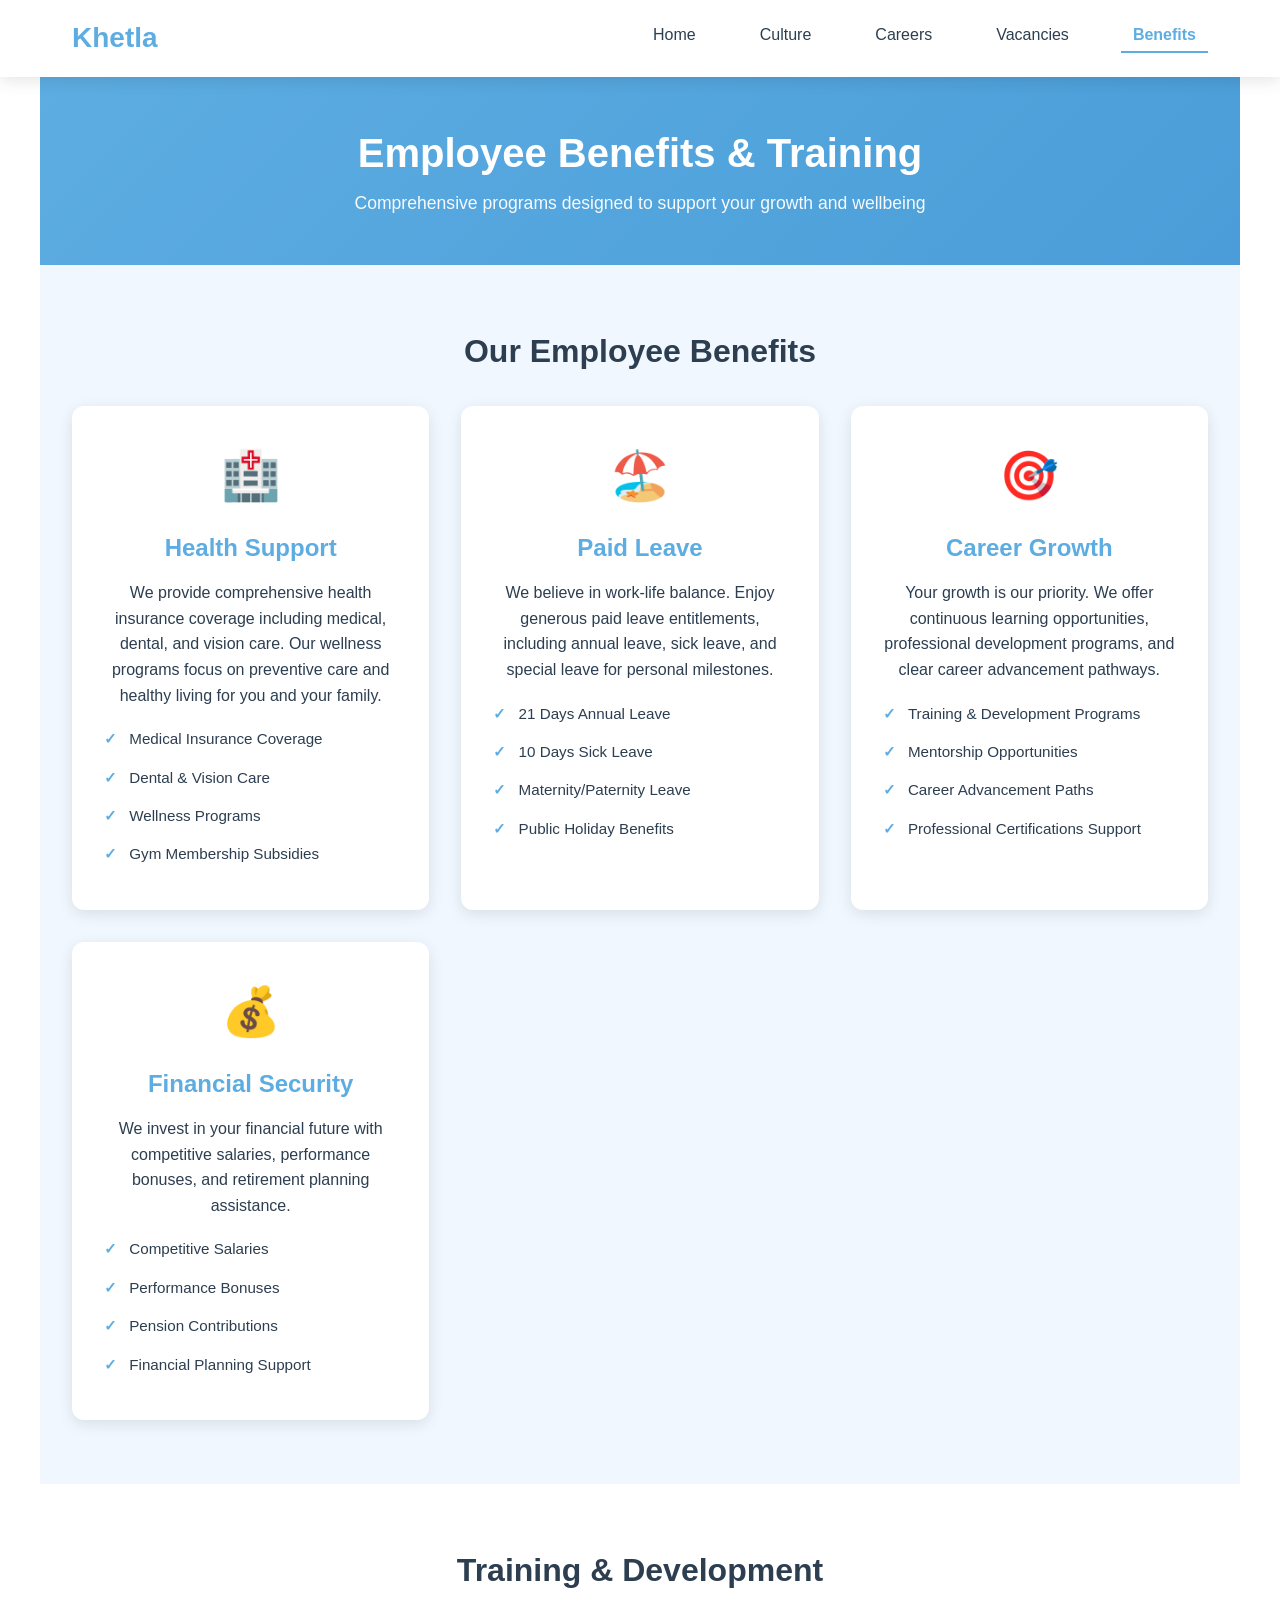
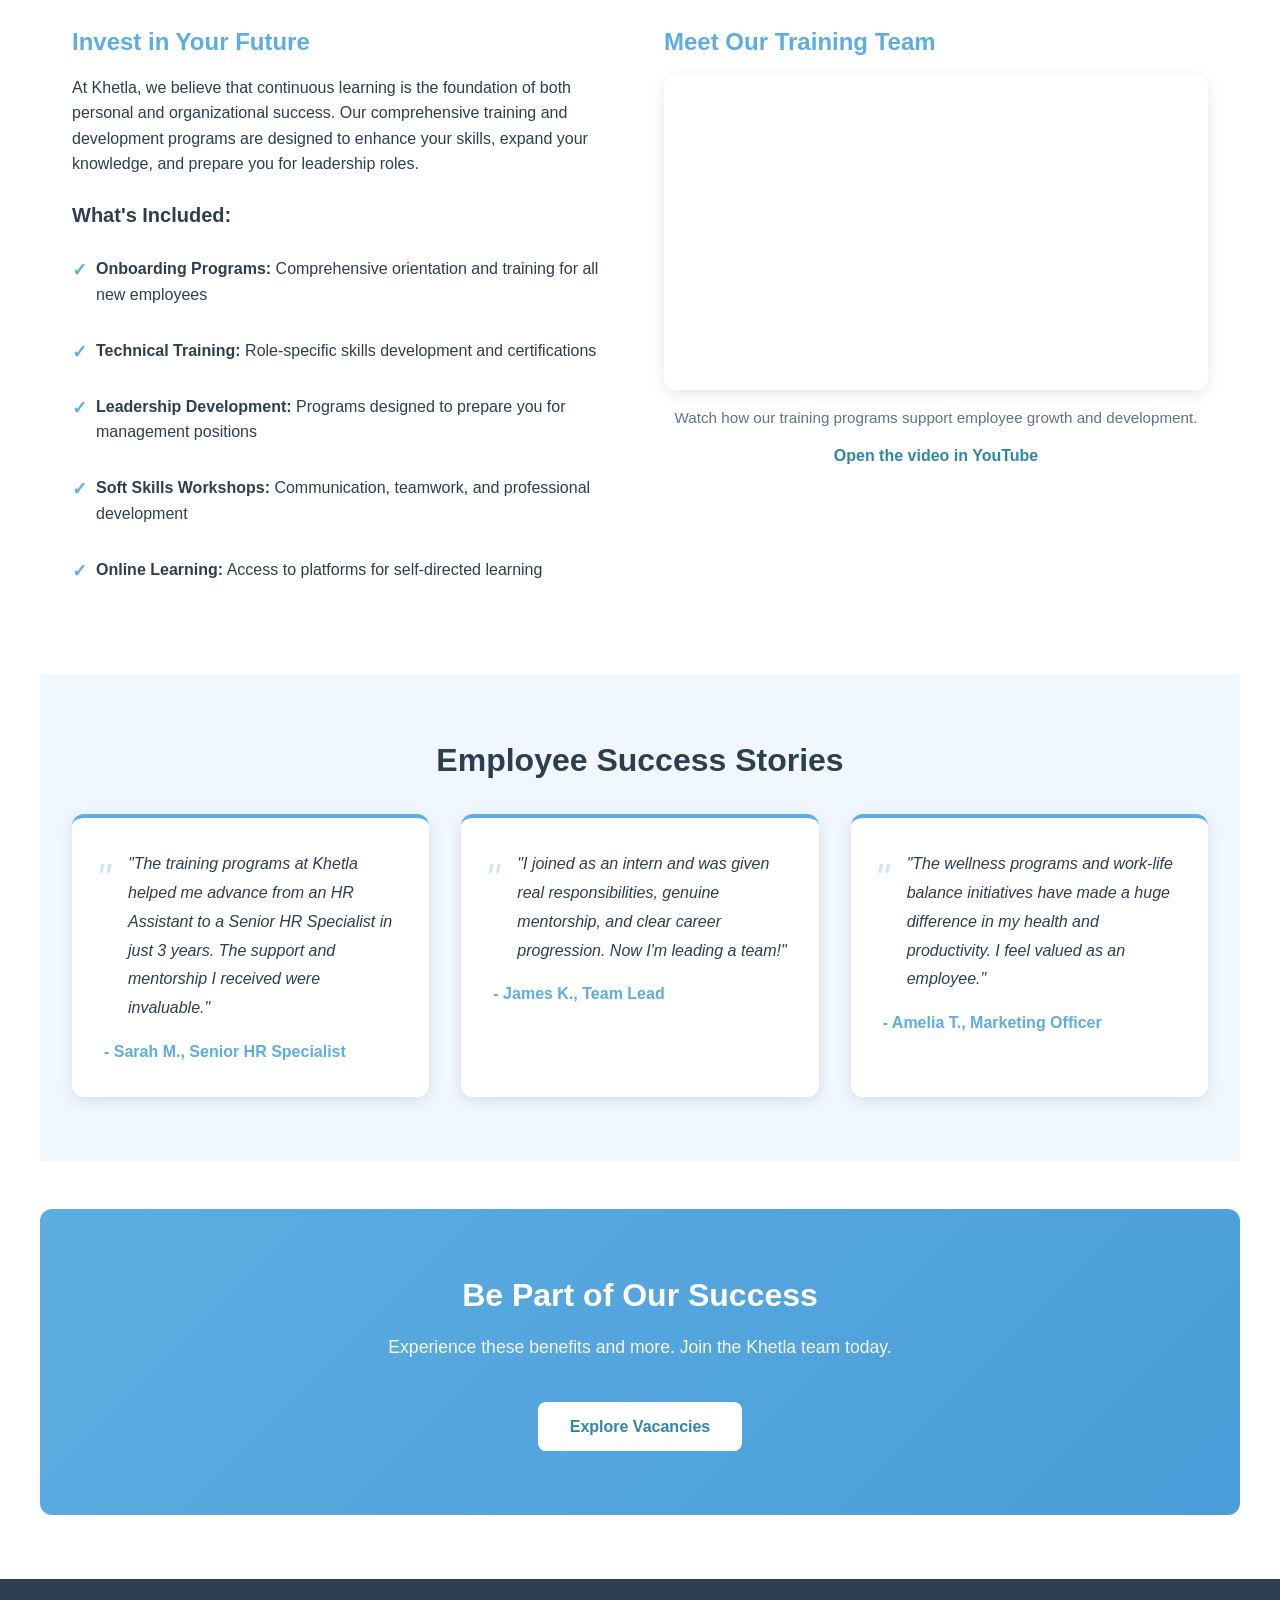
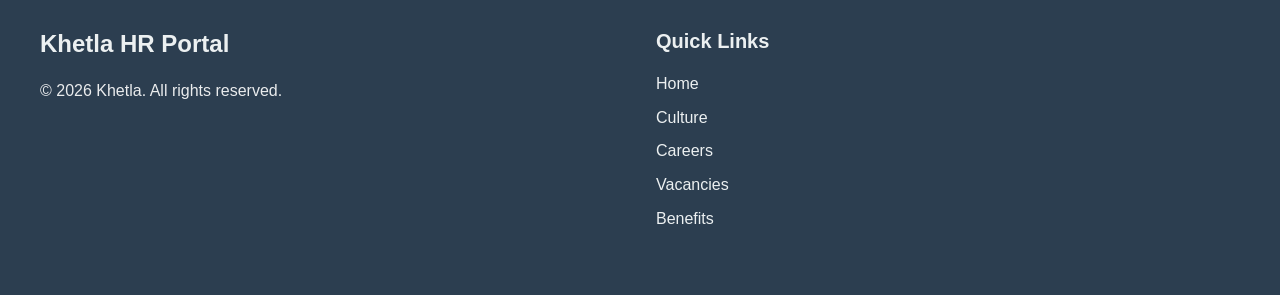
<file: benefits.html>
<!DOCTYPE html>
<html lang="en">
<head>
    <meta charset="UTF-8">
    <meta name="viewport" content="width=device-width, initial-scale=1.0">
    <title>Employee Benefits - Khetla HR Portal</title>
    <link rel="stylesheet" href="styles.css">
</head>
<body>
    <!-- Navigation Bar -->
    <header>
        <nav class="navbar">
            <div class="nav-container">
                <!-- Logo -->
                <div class="logo">
                    <a href="index.html">Khetla</a>
                </div>
                <!-- Navigation Links -->
                <ul class="nav-links">
                    <li><a href="index.html">Home</a></li>
                    <li><a href="culture.html">Culture</a></li>
                    <li><a href="careers.html">Careers</a></li>
                    <li><a href="vacancies.html">Vacancies</a></li>
                    <li><a href="benefits.html" class="active">Benefits</a></li>
                </ul>
            </div>
        </nav>
    </header>

    <!-- Main Content -->
    <main>
        <!-- Page Hero -->
        <section class="page-hero">
            <h1>Employee Benefits & Training</h1>
            <p>Comprehensive programs designed to support your growth and wellbeing</p>
        </section>

        <!-- Employee Benefits Section -->
        <section class="benefits-section">
            <h2>Our Employee Benefits</h2>
            <div class="benefits-grid">
                <!-- Health Support -->
                <div class="benefit-card">
                    <div class="benefit-icon">🏥</div>
                    <h3>Health Support</h3>
                    <p>We provide comprehensive health insurance coverage including medical, dental, and vision care. Our wellness programs focus on preventive care and healthy living for you and your family.</p>
                    <ul class="benefit-details">
                        <li>Medical Insurance Coverage</li>
                        <li>Dental & Vision Care</li>
                        <li>Wellness Programs</li>
                        <li>Gym Membership Subsidies</li>
                    </ul>
                </div>

                <!-- Paid Leave -->
                <div class="benefit-card">
                    <div class="benefit-icon">🏖️</div>
                    <h3>Paid Leave</h3>
                    <p>We believe in work-life balance. Enjoy generous paid leave entitlements, including annual leave, sick leave, and special leave for personal milestones.</p>
                    <ul class="benefit-details">
                        <li>21 Days Annual Leave</li>
                        <li>10 Days Sick Leave</li>
                        <li>Maternity/Paternity Leave</li>
                        <li>Public Holiday Benefits</li>
                    </ul>
                </div>

                <!-- Career Growth -->
                <div class="benefit-card">
                    <div class="benefit-icon">🎯</div>
                    <h3>Career Growth</h3>
                    <p>Your growth is our priority. We offer continuous learning opportunities, professional development programs, and clear career advancement pathways.</p>
                    <ul class="benefit-details">
                        <li>Training & Development Programs</li>
                        <li>Mentorship Opportunities</li>
                        <li>Career Advancement Paths</li>
                        <li>Professional Certifications Support</li>
                    </ul>
                </div>

                <!-- Additional Benefits -->
                <div class="benefit-card">
                    <div class="benefit-icon">💰</div>
                    <h3>Financial Security</h3>
                    <p>We invest in your financial future with competitive salaries, performance bonuses, and retirement planning assistance.</p>
                    <ul class="benefit-details">
                        <li>Competitive Salaries</li>
                        <li>Performance Bonuses</li>
                        <li>Pension Contributions</li>
                        <li>Financial Planning Support</li>
                    </ul>
                </div>
            </div>
        </section>

        <!-- Training & Development Section -->
        <section class="training-section">
            <h2>Training & Development</h2>
            <div class="training-content">
                <div class="training-text">
                    <h3>Invest in Your Future</h3>
                    <p>At Khetla, we believe that continuous learning is the foundation of both personal and organizational success. Our comprehensive training and development programs are designed to enhance your skills, expand your knowledge, and prepare you for leadership roles.</p>
                    
                    <h4>What's Included:</h4>
                    <ul class="training-list">
                        <li><strong>Onboarding Programs:</strong> Comprehensive orientation and training for all new employees</li>
                        <li><strong>Technical Training:</strong> Role-specific skills development and certifications</li>
                        <li><strong>Leadership Development:</strong> Programs designed to prepare you for management positions</li>
                        <li><strong>Soft Skills Workshops:</strong> Communication, teamwork, and professional development</li>
                        <li><strong>Online Learning:</strong> Access to platforms for self-directed learning</li>
                    </ul>
                </div>

                <!-- Embedded Video -->
                <div class="video-container">
                    <h3>Meet Our Training Team</h3>
                    <iframe src="https://www.youtube-nocookie.com/embed/YLLK3Xq4trk?rel=0" 
                            title="Khetla training and development video"
                            allow="accelerometer; autoplay; clipboard-write; encrypted-media; gyroscope; picture-in-picture" 
                            allowfullscreen>
                    </iframe>
                    <p class="video-caption">Watch how our training programs support employee growth and development.</p>
                    <p class="video-link"><a href="https://www.youtube.com/watch?v=YLLK3Xq4trk" target="_blank" rel="noopener noreferrer">Open the video in YouTube</a></p>
                </div>
            </div>
        </section>

        <!-- Success Stories Section -->
        <section class="success-stories">
            <h2>Employee Success Stories</h2>
            <div class="stories-grid">
                <div class="story-card">
                    <div class="story-quote">"The training programs at Khetla helped me advance from an HR Assistant to a Senior HR Specialist in just 3 years. The support and mentorship I received were invaluable."</div>
                    <div class="story-author">- Sarah M., Senior HR Specialist</div>
                </div>
                <div class="story-card">
                    <div class="story-quote">"I joined as an intern and was given real responsibilities, genuine mentorship, and clear career progression. Now I'm leading a team!"</div>
                    <div class="story-author">- James K., Team Lead</div>
                </div>
                <div class="story-card">
                    <div class="story-quote">"The wellness programs and work-life balance initiatives have made a huge difference in my health and productivity. I feel valued as an employee."</div>
                    <div class="story-author">- Amelia T., Marketing Officer</div>
                </div>
            </div>
        </section>

        <!-- Call to Action -->
        <section class="cta-section">
            <div class="cta-content">
                <h2>Be Part of Our Success</h2>
                <p>Experience these benefits and more. Join the Khetla team today.</p>
                <a href="vacancies.html" class="btn btn-primary">Explore Vacancies</a>
            </div>
        </section>
    </main>

    <!-- Footer -->
    <footer>
        <div class="footer-container">
            <div class="footer-section">
                <h3>Khetla HR Portal</h3>
                <p>&copy; 2026 Khetla. All rights reserved.</p>
            </div>
            <div class="footer-section">
                <h4>Quick Links</h4>
                <ul>
                    <li><a href="index.html">Home</a></li>
                    <li><a href="culture.html">Culture</a></li>
                    <li><a href="careers.html">Careers</a></li>
                    <li><a href="vacancies.html">Vacancies</a></li>
                    <li><a href="benefits.html">Benefits</a></li>
                </ul>
            </div>
        </div>
    </footer>
</body>
</html>
</file>
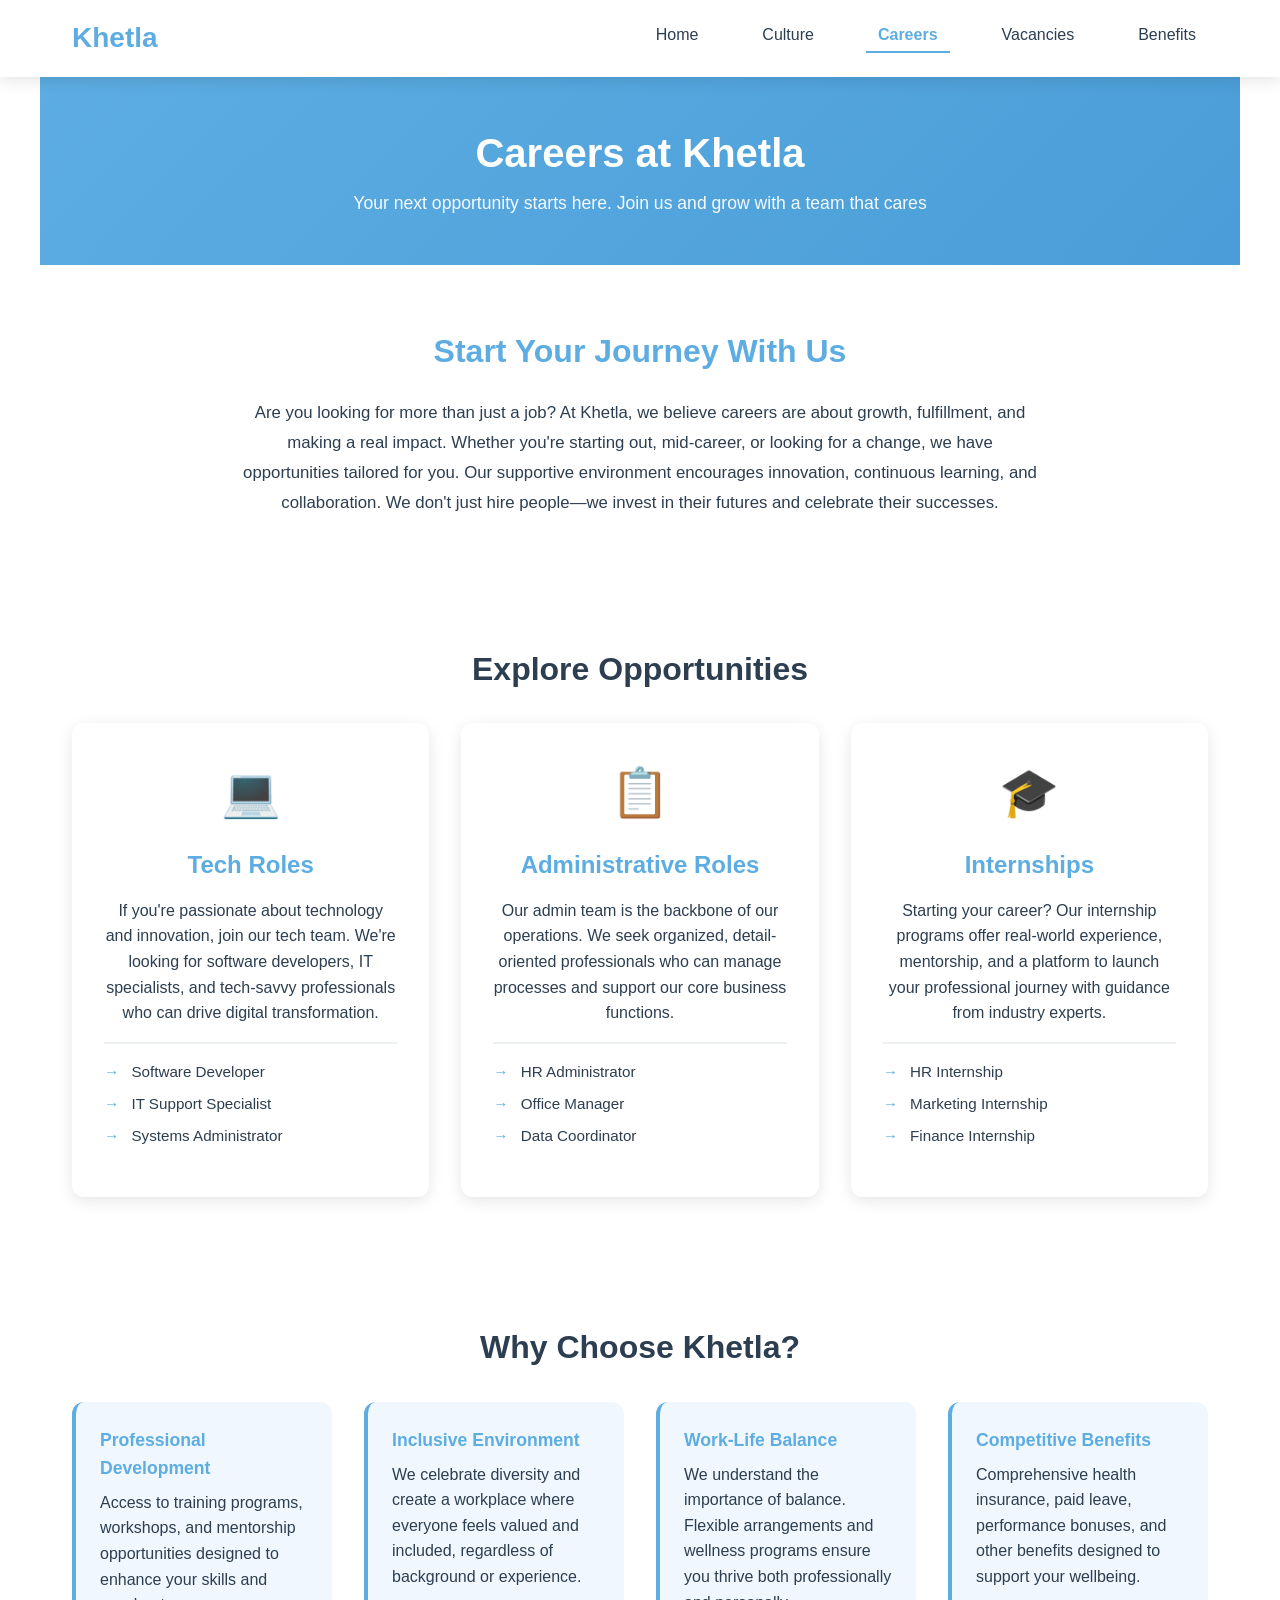
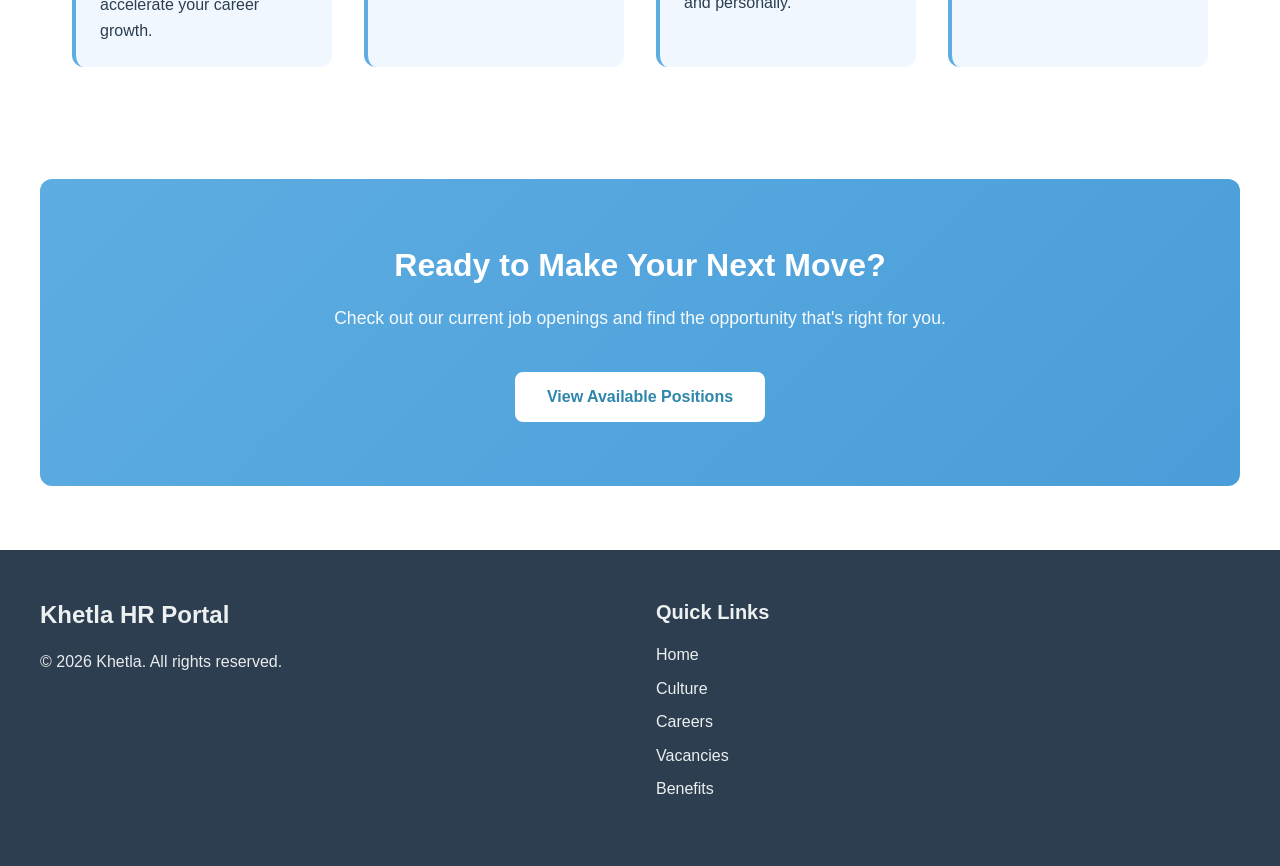
<file: careers.html>
<!DOCTYPE html>
<html lang="en">
<head>
    <meta charset="UTF-8">
    <meta name="viewport" content="width=device-width, initial-scale=1.0">
    <title>Careers - Khetla HR Portal</title>
    <link rel="stylesheet" href="styles.css">
</head>
<body>
    <!-- Navigation Bar -->
    <header>
        <nav class="navbar">
            <div class="nav-container">
                <!-- Logo -->
                <div class="logo">
                    <a href="index.html">Khetla</a>
                </div>
                <!-- Navigation Links -->
                <ul class="nav-links">
                    <li><a href="index.html">Home</a></li>
                    <li><a href="culture.html">Culture</a></li>
                    <li><a href="careers.html" class="active">Careers</a></li>
                    <li><a href="vacancies.html">Vacancies</a></li>
                    <li><a href="benefits.html">Benefits</a></li>
                </ul>
            </div>
        </nav>
    </header>

    <!-- Main Content -->
    <main>
        <!-- Page Hero -->
        <section class="page-hero">
            <h1>Careers at Khetla</h1>
            <p>Your next opportunity starts here. Join us and grow with a team that cares</p>
        </section>

        <!-- Introduction Section -->
        <section class="careers-intro">
            <div class="intro-content">
                <h2>Start Your Journey With Us</h2>
                <p>Are you looking for more than just a job? At Khetla, we believe careers are about growth, fulfillment, and making a real impact. Whether you're starting out, mid-career, or looking for a change, we have opportunities tailored for you. Our supportive environment encourages innovation, continuous learning, and collaboration. We don't just hire people—we invest in their futures and celebrate their successes.</p>
            </div>
        </section>

        <!-- Opportunities Section -->
        <section class="opportunities">
            <h2>Explore Opportunities</h2>
            <div class="opportunities-grid">
                <!-- Tech Roles -->
                <div class="opportunity-card">
                    <div class="opp-icon">💻</div>
                    <h3>Tech Roles</h3>
                    <p>If you're passionate about technology and innovation, join our tech team. We're looking for software developers, IT specialists, and tech-savvy professionals who can drive digital transformation.</p>
                    <ul>
                        <li>Software Developer</li>
                        <li>IT Support Specialist</li>
                        <li>Systems Administrator</li>
                    </ul>
                </div>

                <!-- Administrative Roles -->
                <div class="opportunity-card">
                    <div class="opp-icon">📋</div>
                    <h3>Administrative Roles</h3>
                    <p>Our admin team is the backbone of our operations. We seek organized, detail-oriented professionals who can manage processes and support our core business functions.</p>
                    <ul>
                        <li>HR Administrator</li>
                        <li>Office Manager</li>
                        <li>Data Coordinator</li>
                    </ul>
                </div>

                <!-- Internships -->
                <div class="opportunity-card">
                    <div class="opp-icon">🎓</div>
                    <h3>Internships</h3>
                    <p>Starting your career? Our internship programs offer real-world experience, mentorship, and a platform to launch your professional journey with guidance from industry experts.</p>
                    <ul>
                        <li>HR Internship</li>
                        <li>Marketing Internship</li>
                        <li>Finance Internship</li>
                    </ul>
                </div>
            </div>
        </section>

        <!-- Why Choose Khetla Section -->
        <section class="why-choose">
            <h2>Why Choose Khetla?</h2>
            <div class="why-choose-content">
                <div class="why-item">
                    <strong>Professional Development</strong>
                    <p>Access to training programs, workshops, and mentorship opportunities designed to enhance your skills and accelerate your career growth.</p>
                </div>
                <div class="why-item">
                    <strong>Inclusive Environment</strong>
                    <p>We celebrate diversity and create a workplace where everyone feels valued and included, regardless of background or experience.</p>
                </div>
                <div class="why-item">
                    <strong>Work-Life Balance</strong>
                    <p>We understand the importance of balance. Flexible arrangements and wellness programs ensure you thrive both professionally and personally.</p>
                </div>
                <div class="why-item">
                    <strong>Competitive Benefits</strong>
                    <p>Comprehensive health insurance, paid leave, performance bonuses, and other benefits designed to support your wellbeing.</p>
                </div>
            </div>
        </section>

        <!-- Call to Action Section -->
        <section class="cta-section">
            <div class="cta-content">
                <h2>Ready to Make Your Next Move?</h2>
                <p>Check out our current job openings and find the opportunity that's right for you.</p>
                <a href="vacancies.html" class="btn btn-primary">View Available Positions</a>
            </div>
        </section>
    </main>

    <!-- Footer -->
    <footer>
        <div class="footer-container">
            <div class="footer-section">
                <h3>Khetla HR Portal</h3>
                <p>&copy; 2026 Khetla. All rights reserved.</p>
            </div>
            <div class="footer-section">
                <h4>Quick Links</h4>
                <ul>
                    <li><a href="index.html">Home</a></li>
                    <li><a href="culture.html">Culture</a></li>
                    <li><a href="careers.html">Careers</a></li>
                    <li><a href="vacancies.html">Vacancies</a></li>
                    <li><a href="benefits.html">Benefits</a></li>
                </ul>
            </div>
        </div>
    </footer>
</body>
</html>
</file>
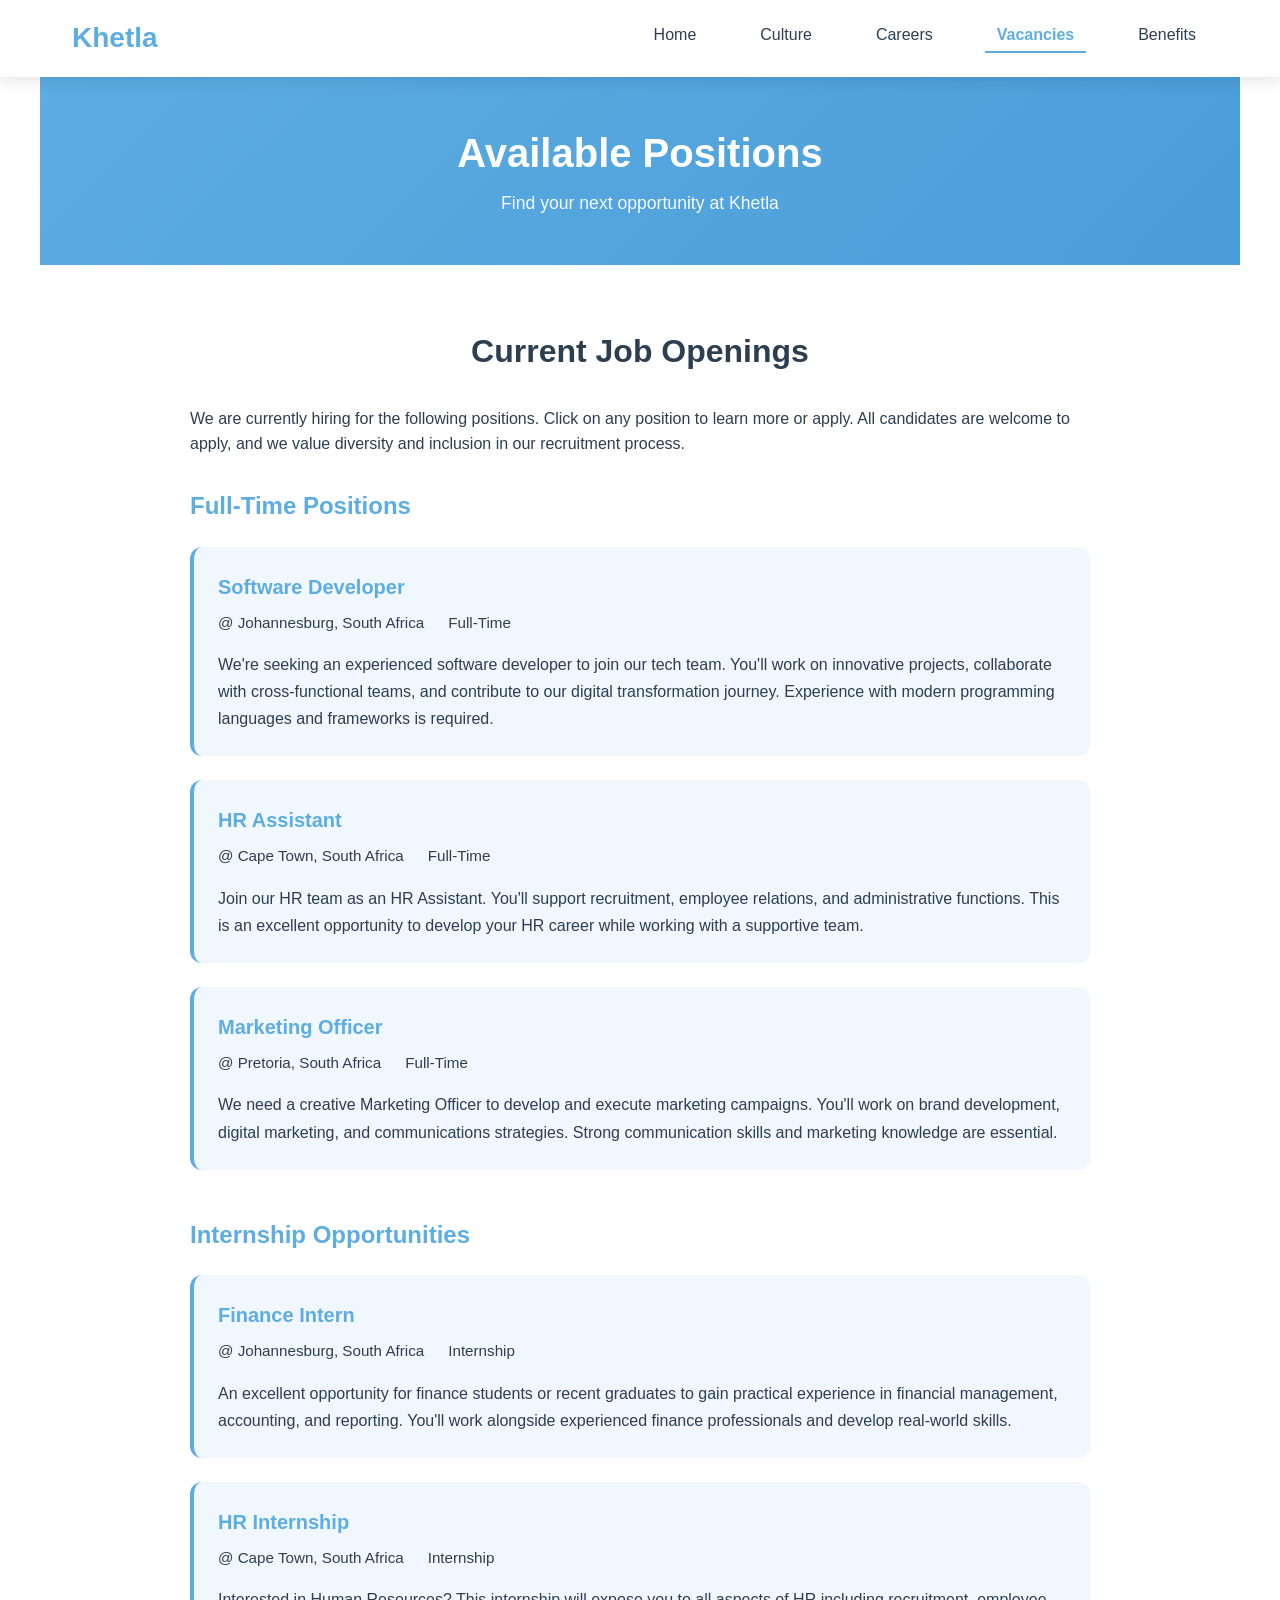
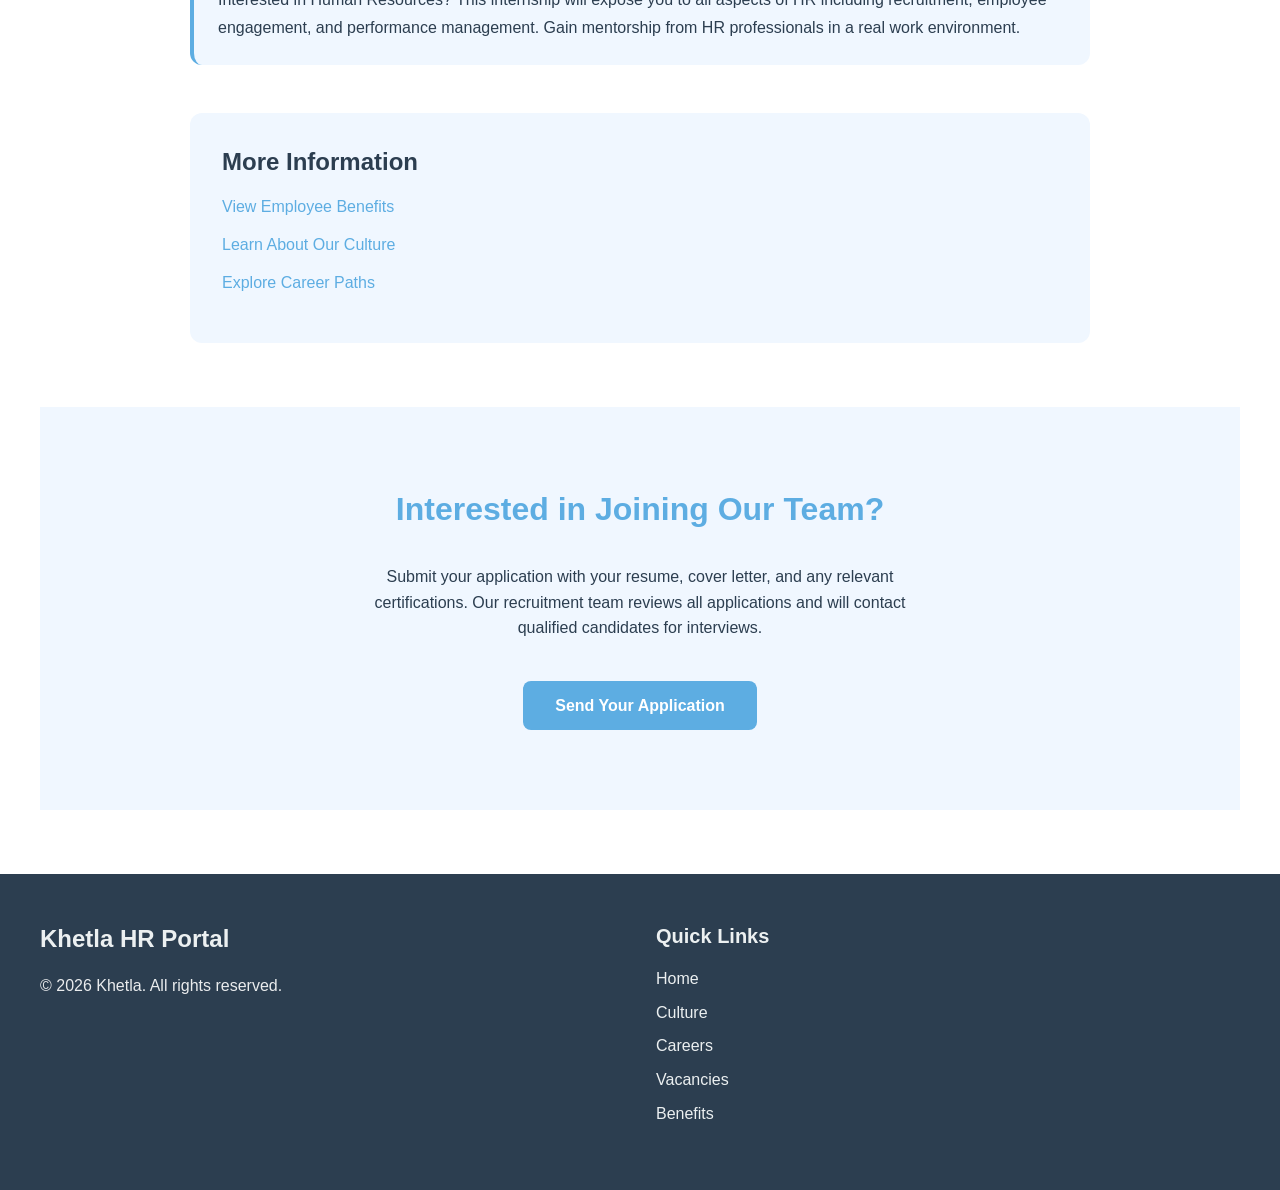
<file: vacancies.html>
<!DOCTYPE html>
<html lang="en">
<head>
    <meta charset="UTF-8">
    <meta name="viewport" content="width=device-width, initial-scale=1.0">
    <title>Job Vacancies - Khetla HR Portal</title>
    <link rel="stylesheet" href="styles.css">
</head>
<body>
    <!-- Navigation Bar -->
    <header>
        <nav class="navbar">
            <div class="nav-container">
                <!-- Logo -->
                <div class="logo">
                    <a href="index.html">Khetla</a>
                </div>
                <!-- Navigation Links -->
                <ul class="nav-links">
                    <li><a href="index.html">Home</a></li>
                    <li><a href="culture.html">Culture</a></li>
                    <li><a href="careers.html">Careers</a></li>
                    <li><a href="vacancies.html" class="active">Vacancies</a></li>
                    <li><a href="benefits.html">Benefits</a></li>
                </ul>
            </div>
        </nav>
    </header>

    <!-- Main Content -->
    <main>
        <!-- Page Hero -->
        <section class="page-hero">
            <h1>Available Positions</h1>
            <p>Find your next opportunity at Khetla</p>
        </section>

        <!-- Job Vacancies Section -->
        <section class="vacancies-section">
            <div class="vacancies-container">
                <h2>Current Job Openings</h2>
                <p>We are currently hiring for the following positions. Click on any position to learn more or apply. All candidates are welcome to apply, and we value diversity and inclusion in our recruitment process.</p>

                <!-- Job Listings as Unordered List -->
                <div class="jobs-list-wrapper">
                    <h3>Full-Time Positions</h3>
                    <ul class="jobs-list">
                        <li class="job-item">
                            <div class="job-title">Software Developer</div>
                            <div class="job-details">
                                <span class="job-location">@ Johannesburg, South Africa</span>
                                <span class="job-type"> Full-Time</span>
                            </div>
                            <p class="job-description">We're seeking an experienced software developer to join our tech team. You'll work on innovative projects, collaborate with cross-functional teams, and contribute to our digital transformation journey. Experience with modern programming languages and frameworks is required.</p>
                        </li>

                        <li class="job-item">
                            <div class="job-title">HR Assistant</div>
                            <div class="job-details">
                                <span class="job-location">@ Cape Town, South Africa</span>
                                <span class="job-type"> Full-Time</span>
                            </div>
                            <p class="job-description">Join our HR team as an HR Assistant. You'll support recruitment, employee relations, and administrative functions. This is an excellent opportunity to develop your HR career while working with a supportive team.</p>
                        </li>

                        <li class="job-item">
                            <div class="job-title">Marketing Officer</div>
                            <div class="job-details">
                                <span class="job-location">@ Pretoria, South Africa</span>
                                <span class="job-type"> Full-Time</span>
                            </div>
                            <p class="job-description">We need a creative Marketing Officer to develop and execute marketing campaigns. You'll work on brand development, digital marketing, and communications strategies. Strong communication skills and marketing knowledge are essential.</p>
                        </li>
                    </ul>
                </div>

                <!-- Internship Positions -->
                <div class="jobs-list-wrapper">
                    <h3>Internship Opportunities</h3>
                    <ul class="jobs-list">
                        <li class="job-item">
                            <div class="job-title">Finance Intern</div>
                            <div class="job-details">
                                <span class="job-location">@ Johannesburg, South Africa</span>
                                <span class="job-type"> Internship</span>
                            </div>
                            <p class="job-description">An excellent opportunity for finance students or recent graduates to gain practical experience in financial management, accounting, and reporting. You'll work alongside experienced finance professionals and develop real-world skills.</p>
                        </li>

                        <li class="job-item">
                            <div class="job-title">HR Internship</div>
                            <div class="job-details">
                                <span class="job-location">@ Cape Town, South Africa</span>
                                <span class="job-type"> Internship</span>
                            </div>
                            <p class="job-description">Interested in Human Resources? This internship will expose you to all aspects of HR including recruitment, employee engagement, and performance management. Gain mentorship from HR professionals in a real work environment.</p>
                        </li>
                    </ul>
                </div>

                <!-- Related Links -->
                <div class="jobs-related">
                    <h3>More Information</h3>
                    <ul class="related-links">
                        <li><a href="benefits.html">View Employee Benefits</a></li>
                        <li><a href="culture.html">Learn About Our Culture</a></li>
                        <li><a href="careers.html">Explore Career Paths</a></li>
                    </ul>
                </div>
            </div>
        </section>

        <!-- Application Section -->
        <section class="application-section">
            <div class="app-content">
                <h2>Interested in Joining Our Team?</h2>
                <p>Submit your application with your resume, cover letter, and any relevant certifications. Our recruitment team reviews all applications and will contact qualified candidates for interviews.</p>
                <a href=" " class="btn btn-primary">Send Your Application</a>
            </div>
        </section>
    </main>

    <!-- Footer -->
    <footer>
        <div class="footer-container">
            <div class="footer-section">
                <h3>Khetla HR Portal</h3>
                <p>&copy; 2026 Khetla. All rights reserved.</p>
            </div>
            <div class="footer-section">
                <h4>Quick Links</h4>
                <ul>
                    <li><a href="index.html">Home</a></li>
                    <li><a href="culture.html">Culture</a></li>
                    <li><a href="careers.html">Careers</a></li>
                    <li><a href="vacancies.html">Vacancies</a></li>
                    <li><a href="benefits.html">Benefits</a></li>
                </ul>
            </div>
        </div>
    </footer>
</body>
</html>
</file>
<file: styles.css>
/* ==========================================
   KHETLA HR PORTAL - MAIN STYLESHEET
   ========================================== */

/* ==========================================
   1. RESET & GLOBAL STYLES
   ========================================== */

* {
    margin: 0;
    padding: 0;
    box-sizing: border-box;
}

/* Color Variables */
:root {
    --primary-blue: #5DADE2;      /* Sky Blue */
    --darker-blue: #2E86AB;        /* Darker Blue - for hover effects */
    --light-blue: #F0F7FF;         /* Very light blue - background alternate */
    --white: #FFFFFF;
    --dark-gray: #2C3E50;          /* Dark gray text - not pure black */
    --muted-gray: #5F7387;
    --light-gray: #ECF0F1;         /* Light gray - section dividers */
    --shadow: 0 4px 15px rgba(0, 0, 0, 0.1);
    --shadow-hover: 0 8px 25px rgba(0, 0, 0, 0.15);
}

/* Global Font Settings */
html {
    font-size: 16px;
    scroll-behavior: smooth;
}

body {
    font-family: 'Segoe UI', Tahoma, Geneva, Verdana, sans-serif;
    line-height: 1.6;
    color: var(--dark-gray);
    background-color: var(--white);
}

img,
iframe {
    display: block;
    width: 100%;
    max-width: 100%;
}

/* Typography - Headings */
h1, h2, h3, h4, h5, h6 {
    font-weight: 600;
    line-height: 1.4;
    color: var(--dark-gray);
    margin-bottom: 1rem;
}

h1 {
    font-size: 2.5rem;
}

h2 {
    font-size: 2rem;
}

h3 {
    font-size: 1.5rem;
}

h4 {
    font-size: 1.25rem;
}

/* Links */
a {
    color: var(--primary-blue);
    text-decoration: none;
    transition: color 0.3s ease;
}

a:hover {
    color: var(--darker-blue);
}

/* Lists */
ul, ol {
    margin-left: 1.5rem;
    margin-bottom: 1rem;
}

li {
    margin-bottom: 0.5rem;
}

/* ==========================================
   2. HEADER & NAVIGATION
   ========================================== */

header {
    background-color: var(--white);
    box-shadow: var(--shadow);
    position: sticky;
    top: 0;
    z-index: 100;
}

/* Navigation Bar Container */
.navbar {
    padding: 1rem 0;
}

.nav-container {
    max-width: 1200px;
    margin: 0 auto;
    padding: 0 2rem;
    display: flex;
    justify-content: space-between;
    align-items: center;
}

/* Logo */
.logo a {
    font-size: 1.75rem;
    font-weight: 700;
    color: var(--primary-blue);
    transition: color 0.3s ease;
}

.logo a:hover {
    color: var(--darker-blue);
}

/* Navigation Links */
.nav-links {
    display: flex;
    list-style: none;
    gap: 2.5rem;
    margin: 0;
}

.nav-links a {
    font-weight: 500;
    color: var(--dark-gray);
    padding: 0.5rem 0.75rem;
    border-bottom: 2px solid transparent;
    transition: all 0.3s ease;
}

.nav-links a:hover {
    color: var(--primary-blue);
    border-bottom-color: var(--primary-blue);
}

/* Active Navigation Link */
.nav-links a.active {
    color: var(--primary-blue);
    border-bottom-color: var(--primary-blue);
    font-weight: 600;
}

/* Mobile Responsive Navigation */
@media (max-width: 768px) {
    .nav-container {
        flex-direction: column;
        gap: 1rem;
    }

    .nav-links {
        flex-direction: column;
        gap: 1rem;
        text-align: center;
    }
}

/* ==========================================
   3. BUTTONS
   ========================================== */

.btn {
    display: inline-block;
    padding: 0.75rem 2rem;
    border: none;
    border-radius: 8px;
    font-size: 1rem;
    font-weight: 600;
    cursor: pointer;
    transition: all 0.3s ease;
    text-align: center;
    text-decoration: none;
    margin-top: 0.5rem;
}

.btn-primary {
    background-color: var(--primary-blue);
    color: var(--white);
}

.btn-primary:hover {
    background-color: var(--darker-blue);
    color: var(--white);
    box-shadow: var(--shadow-hover);
    transform: translateY(-2px);
}

.btn-secondary {
    background-color: transparent;
    color: var(--primary-blue);
    border: 2px solid var(--primary-blue);
}

.btn-secondary:hover {
    background-color: var(--primary-blue);
    color: var(--white);
    transform: translateY(-2px);
}

/* ==========================================
   4. HERO SECTION
   ========================================== */

.hero {
    background: linear-gradient(135deg, var(--primary-blue) 0%, #4A9DD8 100%);
    color: var(--white);
    padding: 4rem 2rem;
    display: flex;
    align-items: center;
    justify-content: space-between;
    gap: 3rem;
    max-width: 100%;
}

.hero-content {
    flex: 1;
    min-width: 0;
}

.hero-content h1 {
    color: var(--white);
    font-size: 3rem;
    margin-bottom: 1rem;
}

.hero-content .tagline {
    font-size: 1.25rem;
    margin-bottom: 2rem;
    opacity: 0.95;
}

.hero-buttons {
    display: flex;
    gap: 1rem;
    flex-wrap: wrap;
}

.hero .btn-secondary {
    background-color: rgba(255, 255, 255, 0.14);
    color: var(--white);
    border: 2px solid rgba(255, 255, 255, 0.72);
}

.hero .btn-secondary:hover {
    background-color: var(--white);
    color: var(--darker-blue);
    border-color: var(--white);
    box-shadow: var(--shadow-hover);
}

.hero-image {
    flex: 1;
    text-align: center;
    min-width: 0;
}

.hero-image img {
    height: auto;
    border-radius: 12px;
    box-shadow: var(--shadow);
}

/* Mobile Responsive Hero */
@media (max-width: 768px) {
    .hero {
        flex-direction: column;
        padding: 2.5rem 1.5rem;
    }

    .hero-content h1 {
        font-size: 2rem;
    }

    .hero-buttons {
        flex-direction: column;
    }

    .btn {
        width: 100%;
    }
}

/* ==========================================
   5. PAGE HERO SECTION
   ========================================== */

.page-hero {
    background: linear-gradient(135deg, var(--primary-blue) 0%, #4A9DD8 100%);
    color: var(--white);
    padding: 3rem 2rem;
    text-align: center;
}

.page-hero h1 {
    color: var(--white);
    font-size: 2.5rem;
    margin-bottom: 0.5rem;
}

.page-hero p {
    font-size: 1.1rem;
    opacity: 0.95;
}

/* ==========================================
   6. CARDS & SECTIONS
   ========================================== */

/* Cards Container */
.cards-container {
    display: grid;
    grid-template-columns: repeat(auto-fit, minmax(280px, 1fr));
    gap: 2rem;
    margin-top: 2rem;
}

/* Card Styling */
.card {
    background-color: var(--white);
    padding: 2rem;
    border-radius: 12px;
    box-shadow: var(--shadow);
    transition: all 0.3s ease;
    text-align: center;
}

.card:hover {
    transform: translateY(-5px);
    box-shadow: var(--shadow-hover);
}

.card-icon {
    font-size: 2.5rem;
    margin-bottom: 1rem;
}

.card h3 {
    color: var(--primary-blue);
    margin-bottom: 0.75rem;
}

.card p {
    color: var(--dark-gray);
    line-height: 1.7;
}

/* Section Styling */
section {
    padding: 4rem 2rem;
    max-width: 1200px;
    margin: 0 auto;
    width: 100%;
}

main > section:first-child {
    margin-top: 0;
}

section h2 {
    text-align: center;
    margin-bottom: 2rem;
    color: var(--dark-gray);
}

/* Alternating Background Colors */
.what-we-offer,
.why-work-with-us,
.benefits-section {
    background-color: var(--light-blue);
}

.about-preview,
.core-values,
.staff-gallery,
.opportunities,
.training-section {
    background-color: var(--white);
}

/* ==========================================
   7. SPECIFIC SECTION LAYOUTS
   ========================================== */

/* About Preview Section */
.about-preview {
    display: flex;
    align-items: center;
    gap: 3rem;
    padding: 4rem 2rem;
}

.about-image {
    flex: 1;
    min-width: 0;
}

.about-image img {
    height: auto;
    border-radius: 12px;
    box-shadow: var(--shadow);
}

.about-content {
    flex: 1;
    min-width: 0;
}

.about-content h2 {
    text-align: left;
    color: var(--primary-blue);
}

/* Mobile Responsive About Preview */
@media (max-width: 768px) {
    .about-preview {
        flex-direction: column;
        padding: 2.5rem 1.5rem;
    }

    .about-content h2 {
        text-align: center;
    }
}

/* Why Work With Us - Features List */
.features-list {
    display: grid;
    grid-template-columns: repeat(auto-fit, minmax(260px, 1fr));
    gap: 2rem;
    list-style: none;
    margin-left: 0;
}

.features-list li {
    background-color: var(--white);
    padding: 1.5rem;
    border-radius: 12px;
    text-align: center;
    box-shadow: var(--shadow);
    margin-bottom: 0;
    transition: all 0.3s ease;
}

.features-list li:hover {
    transform: translateY(-3px);
    box-shadow: var(--shadow-hover);
}

.feature-icon {
    font-size: 2.5rem;
    display: block;
    margin-bottom: 0.75rem;
}

.features-list strong {
    display: block;
    color: var(--primary-blue);
    margin-bottom: 0.5rem;
    font-size: 1.1rem;
}

/* ==========================================
   8. CORE VALUES & BENEFIT CARDS
   ========================================== */

.values-cards,
.benefits-grid {
    display: grid;
    grid-template-columns: repeat(auto-fit, minmax(280px, 1fr));
    gap: 2rem;
    margin-top: 2rem;
}

.value-card,
.benefit-card {
    background-color: var(--white);
    padding: 2rem;
    border-radius: 12px;
    box-shadow: var(--shadow);
    text-align: center;
    transition: all 0.3s ease;
}

.value-card:hover,
.benefit-card:hover {
    transform: translateY(-5px);
    box-shadow: var(--shadow-hover);
}

.value-icon,
.benefit-icon {
    font-size: 3rem;
    margin-bottom: 1rem;
}

.value-card h3,
.benefit-card h3 {
    color: var(--primary-blue);
    margin-bottom: 1rem;
}

.benefit-details {
    text-align: left;
    list-style: none;
    margin: 1rem 0 0 0;
    font-size: 0.95rem;
    line-height: 2;
}

.benefit-details li:before {
    content: "✓ ";
    color: var(--primary-blue);
    font-weight: bold;
    margin-right: 0.5rem;
}

/* ==========================================
   9. GALLERY
   ========================================== */

.gallery-grid {
    display: grid;
    grid-template-columns: repeat(auto-fit, minmax(250px, 1fr));
    gap: 1.5rem;
    margin-top: 2rem;
}

.gallery-grid img {
    height: 250px;
    object-fit: cover;
    border-radius: 12px;
    box-shadow: var(--shadow);
    transition: all 0.3s ease;
}

.gallery-grid img:hover {
    transform: scale(1.05);
    box-shadow: var(--shadow-hover);
}

/* ==========================================
   10. OPPORTUNITIES SECTION
   ========================================== */

.opportunities-grid {
    display: grid;
    grid-template-columns: repeat(auto-fit, minmax(280px, 1fr));
    gap: 2rem;
    margin-top: 2rem;
}

.opportunity-card {
    background-color: var(--white);
    padding: 2rem;
    border-radius: 12px;
    box-shadow: var(--shadow);
    transition: all 0.3s ease;
    text-align: center;
}

.opportunity-card:hover {
    transform: translateY(-5px);
    box-shadow: var(--shadow-hover);
}

.opp-icon {
    font-size: 3rem;
    margin-bottom: 1rem;
}

.opportunity-card h3 {
    color: var(--primary-blue);
    margin-bottom: 1rem;
}

.opportunity-card ul {
    text-align: left;
    list-style: none;
    margin-left: 0;
    margin-top: 1rem;
    padding-top: 1rem;
    border-top: 2px solid var(--light-gray);
    font-size: 0.95rem;
}

.opportunity-card li {
    margin-bottom: 0.5rem;
}

.opportunity-card li:before {
    content: "→ ";
    color: var(--primary-blue);
    margin-right: 0.5rem;
}

/* ==========================================
   11. WHY CHOOSE SECTION
   ========================================== */

.why-choose-content {
    display: grid;
    grid-template-columns: repeat(auto-fit, minmax(260px, 1fr));
    gap: 2rem;
    margin-top: 2rem;
}

.why-item {
    background-color: var(--light-blue);
    padding: 1.5rem;
    border-radius: 12px;
    border-left: 4px solid var(--primary-blue);
    transition: all 0.3s ease;
}

.why-item:hover {
    box-shadow: var(--shadow);
    transform: translateX(5px);
}

.why-item strong {
    color: var(--primary-blue);
    display: block;
    margin-bottom: 0.5rem;
    font-size: 1.1rem;
}

/* ==========================================
   12. VACANCIES SECTION
   ========================================== */

.vacancies-section {
    background-color: var(--white);
}

.vacancies-container {
    max-width: 900px;
    margin: 0 auto;
}

.jobs-list-wrapper {
    margin-bottom: 3rem;
}

.jobs-list-wrapper h3 {
    color: var(--primary-blue);
    margin-top: 2rem;
    margin-bottom: 1.5rem;
}

.jobs-list {
    list-style: none;
    margin-left: 0;
}

.job-item {
    background-color: var(--light-blue);
    padding: 1.5rem;
    margin-bottom: 1.5rem;
    border-radius: 12px;
    border-left: 4px solid var(--primary-blue);
    transition: all 0.3s ease;
}

.job-item:hover {
    box-shadow: var(--shadow);
    transform: translateY(-3px);
}

.job-title {
    font-size: 1.25rem;
    font-weight: 600;
    color: var(--primary-blue);
    margin-bottom: 0.5rem;
}

.job-details {
    display: flex;
    flex-wrap: wrap;
    gap: 1.5rem;
    margin-bottom: 1rem;
    font-size: 0.95rem;
}

.job-location,
.job-type {
    color: var(--dark-gray);
}

.job-description {
    color: var(--dark-gray);
    line-height: 1.7;
}

/* Related Links */
.jobs-related {
    background-color: var(--light-blue);
    padding: 2rem;
    border-radius: 12px;
    margin-top: 2rem;
}

.related-links {
    list-style: none;
    margin-left: 0;
}

.related-links li {
    margin-bottom: 0.75rem;
}

.related-links a {
    color: var(--primary-blue);
    font-weight: 500;
}

.related-links a:hover {
    color: var(--darker-blue);
    text-decoration: underline;
}

/* ==========================================
   13. TRAINING SECTION
   ========================================== */

.training-section {
    background-color: var(--white);
}

.training-content {
    display: flex;
    gap: 3rem;
    align-items: flex-start;
    margin-top: 2rem;
}

.training-text {
    flex: 1;
    min-width: 0;
}

.training-text h3 {
    color: var(--primary-blue);
    margin-top: 0;
}

.training-text h4 {
    color: var(--dark-gray);
    margin-top: 1.5rem;
    margin-bottom: 1rem;
}

.training-list {
    list-style: none;
    margin-left: 0;
}

.training-list li {
    padding: 0.7rem 0;
    padding-left: 1.5rem;
    position: relative;
}

.training-list li:before {
    content: "✓";
    position: absolute;
    left: 0;
    color: var(--primary-blue);
    font-weight: bold;
    font-size: 1.1rem;
}

.video-container {
    flex: 1;
    min-width: 0;
}

.video-container h3 {
    color: var(--primary-blue);
    margin-bottom: 1rem;
}

.video-container iframe {
    aspect-ratio: 16 / 9;
    min-height: 315px;
    border: 0;
    border-radius: 12px;
    box-shadow: var(--shadow);
}

.video-caption {
    text-align: center;
    font-size: 0.95rem;
    color: var(--muted-gray);
    margin-top: 1rem;
}

/* Mobile Responsive Training */
@media (max-width: 768px) {
    .training-content {
        flex-direction: column;
        gap: 2rem;
    }
}

/* ==========================================
   14. SUCCESS STORIES
   ========================================== */

.success-stories {
    background-color: var(--light-blue);
}

.stories-grid {
    display: grid;
    grid-template-columns: repeat(auto-fit, minmax(280px, 1fr));
    gap: 2rem;
    margin-top: 2rem;
}

.story-card {
    background-color: var(--white);
    padding: 2rem;
    border-radius: 12px;
    box-shadow: var(--shadow);
    border-top: 4px solid var(--primary-blue);
    transition: all 0.3s ease;
}

.story-card:hover {
    transform: translateY(-5px);
    box-shadow: var(--shadow-hover);
}

.story-quote {
    font-style: italic;
    color: var(--dark-gray);
    line-height: 1.8;
    margin-bottom: 1rem;
    position: relative;
    padding-left: 1.5rem;
}

.story-quote:before {
    content: '"';
    font-size: 2.5rem;
    color: var(--primary-blue);
    position: absolute;
    left: -0.5rem;
    top: -0.5rem;
    opacity: 0.3;
}

.story-author {
    color: var(--primary-blue);
    font-weight: 600;
}

/* ==========================================
   15. CTA SECTION
   ========================================== */

.cta-section {
    background: linear-gradient(135deg, var(--primary-blue) 0%, #4A9DD8 100%);
    color: var(--white);
    padding: 4rem 2rem;
    text-align: center;
    border-radius: 12px;
    width: min(1200px, calc(100% - 4rem));
    margin: 3rem auto;
}

.cta-content h2 {
    color: var(--white);
    font-size: 2rem;
    margin-bottom: 1rem;
}

.cta-content p {
    font-size: 1.1rem;
    margin-bottom: 2rem;
    opacity: 0.95;
}

.cta-section .btn-primary {
    background-color: var(--white);
    color: var(--darker-blue);
}

.cta-section .btn-primary:hover {
    background-color: #e8f5ff;
    color: var(--darker-blue);
}

/* ==========================================
   16. APPLICATION SECTION
   ========================================== */

.application-section {
    background-color: var(--light-blue);
    padding: 3rem 2rem;
}

.app-content {
    max-width: 600px;
    margin: 0 auto;
    text-align: center;
    padding: 2rem;
}

.app-content h2 {
    color: var(--primary-blue);
    text-align: center;
}

.app-content p {
    margin-bottom: 2rem;
}

.app-content button {
    font-size: 1.1rem;
    padding: 1rem 2.5rem;
}

.video-link {
    margin-top: 0.85rem;
    text-align: center;
}

.video-link a {
    color: var(--darker-blue);
    font-weight: 600;
}

.video-link a:hover {
    color: var(--primary-blue);
}

/* ==========================================
   17. FOOTER
   ========================================== */

footer {
    background-color: var(--dark-gray);
    color: var(--white);
    padding: 3rem 2rem;
    margin-top: 4rem;
}

.footer-container {
    max-width: 1200px;
    margin: 0 auto;
    display: grid;
    grid-template-columns: repeat(auto-fit, minmax(250px, 1fr));
    gap: 2rem;
}

.footer-section h3,
.footer-section h4 {
    color: var(--light-gray);
    margin-bottom: 1rem;
}

.footer-section p {
    line-height: 1.8;
    opacity: 0.9;
}

.footer-section ul {
    list-style: none;
    margin-left: 0;
}

.footer-section ul li {
    margin-bottom: 0.5rem;
}

.footer-section a {
    color: var(--light-gray);
    transition: color 0.3s ease;
}

.footer-section a:hover {
    color: var(--primary-blue);
}

/* ==========================================
   18. INTRO SECTION
   ========================================== */

.intro-section {
    background-color: var(--white);
}

.intro-content {
    max-width: 800px;
    margin: 0 auto;
}

.intro-content h2 {
    color: var(--primary-blue);
    text-align: center;
    margin-bottom: 1.5rem;
}

.intro-content p {
    font-size: 1.05rem;
    line-height: 1.8;
    color: var(--dark-gray);
    text-align: center;
}

/* ==========================================
   19. RESPONSIVE DESIGN
   ========================================== */

/* Tablet Devices */
@media (max-width: 768px) {
    h1 {
        font-size: 1.75rem;
    }

    h2 {
        font-size: 1.5rem;
    }

    h3 {
        font-size: 1.25rem;
    }

    section {
        padding: 2.5rem 1.5rem;
    }

    .cards-container,
    .values-cards,
    .benefits-grid,
    .opportunities-grid,
    .stories-grid {
        grid-template-columns: 1fr;
    }

    .cta-section {
        width: calc(100% - 2rem);
        margin: 2rem 1rem;
        padding: 2.5rem 1.5rem;
    }
}

/* Mobile Devices */
@media (max-width: 480px) {
    h1 {
        font-size: 1.5rem;
    }

    h2 {
        font-size: 1.25rem;
    }

    h3 {
        font-size: 1.1rem;
    }

    section {
        padding: 1.5rem 1rem;
    }

    .btn {
        padding: 0.6rem 1.5rem;
        font-size: 0.95rem;
    }

    .hero {
        padding: 2rem 1rem;
    }

    .hero-content h1 {
        font-size: 1.75rem;
    }

    .hero-content .tagline {
        font-size: 1rem;
    }

    .cta-section {
        width: 100%;
        margin: 1.5rem 0;
        padding: 2rem 1rem;
    }

    .footer-container {
        grid-template-columns: 1fr;
        gap: 1.5rem;
    }
}

/* ==========================================
   20. UTILITY CLASSES
   ========================================== */

.text-center {
    text-align: center;
}

.text-left {
    text-align: left;
}

.text-right {
    text-align: right;
}

.margin-bottom {
    margin-bottom: 1rem;
}

.margin-top {
    margin-top: 1rem;
}

/* ==========================================
   21. ANIMATION & TRANSITIONS
   ========================================== */

@keyframes fadeIn {
    from {
        opacity: 0;
        transform: translateY(20px);
    }
    to {
        opacity: 1;
        transform: translateY(0);
    }
}

/* Apply fade-in animation to cards on load */
.card,
.value-card,
.benefit-card,
.opportunity-card,
.story-card,
.job-item {
    animation: fadeIn 0.6s ease-out;
}
</file>
